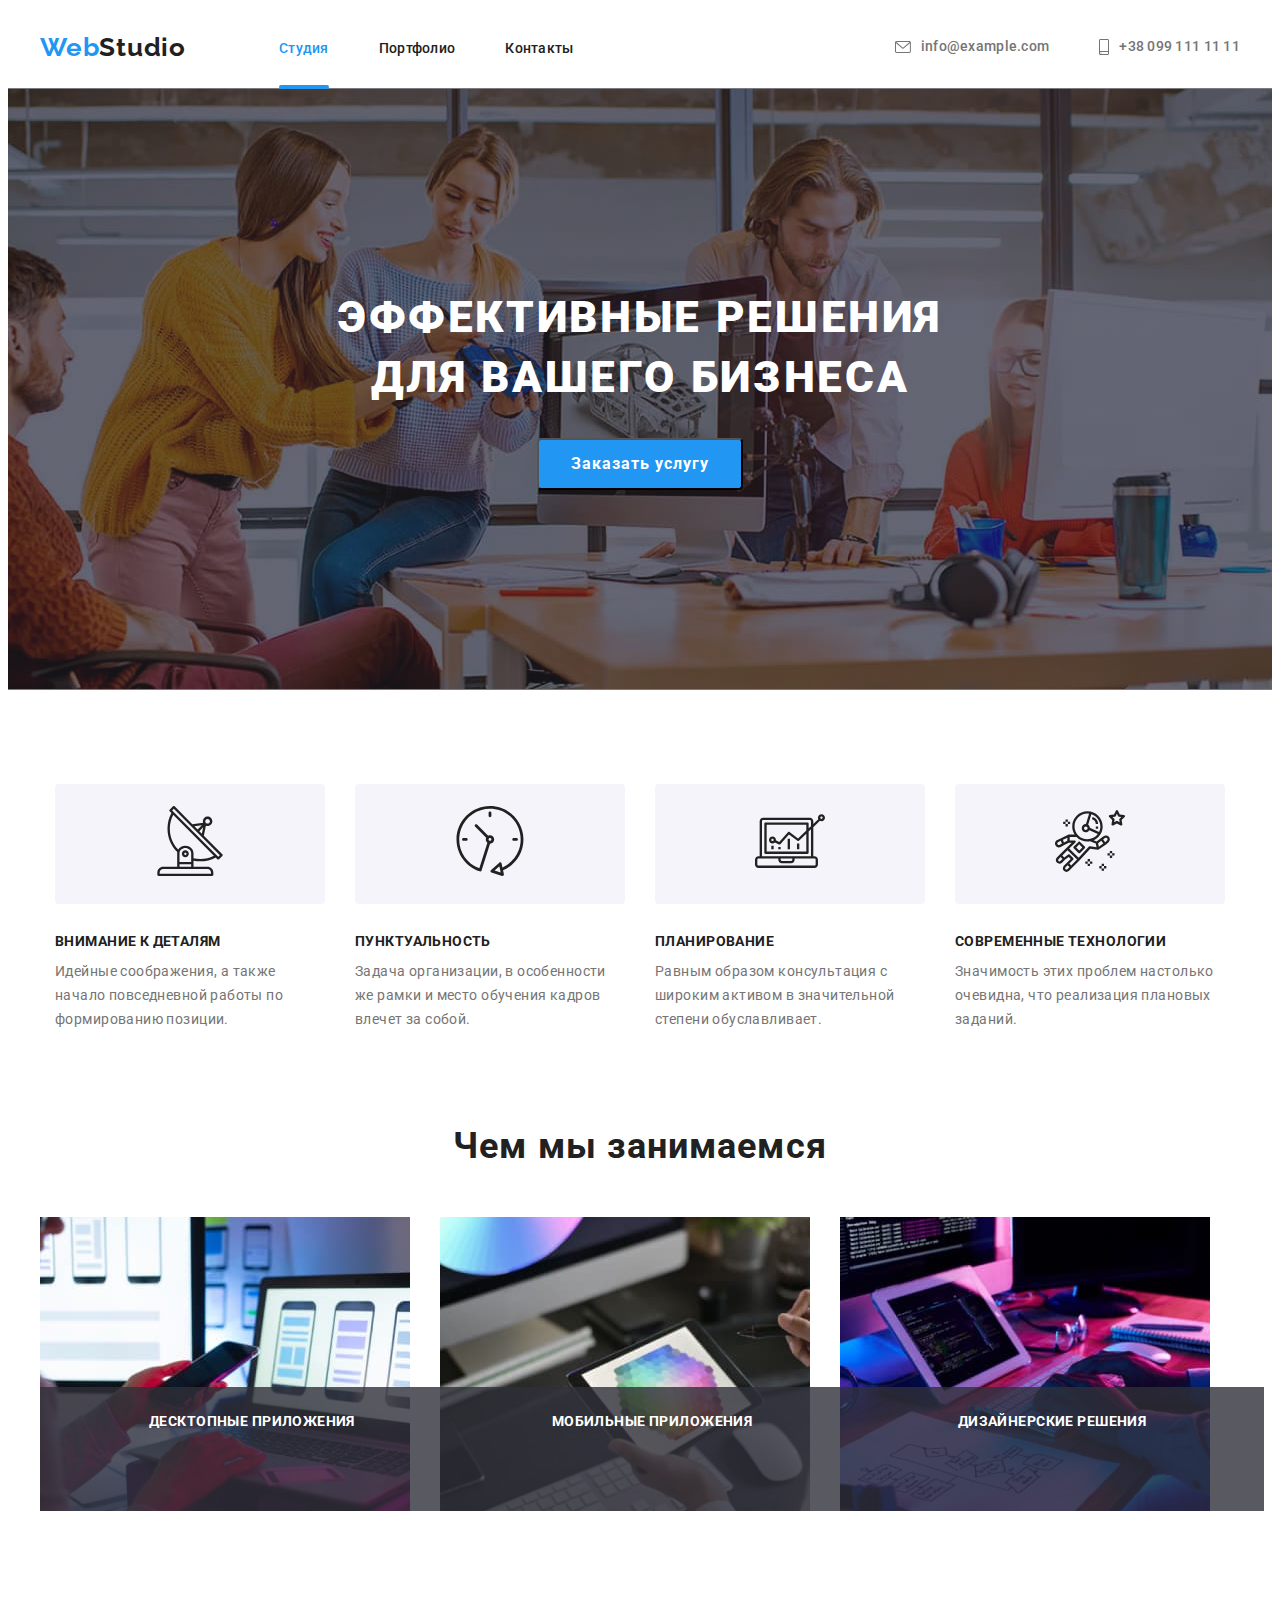
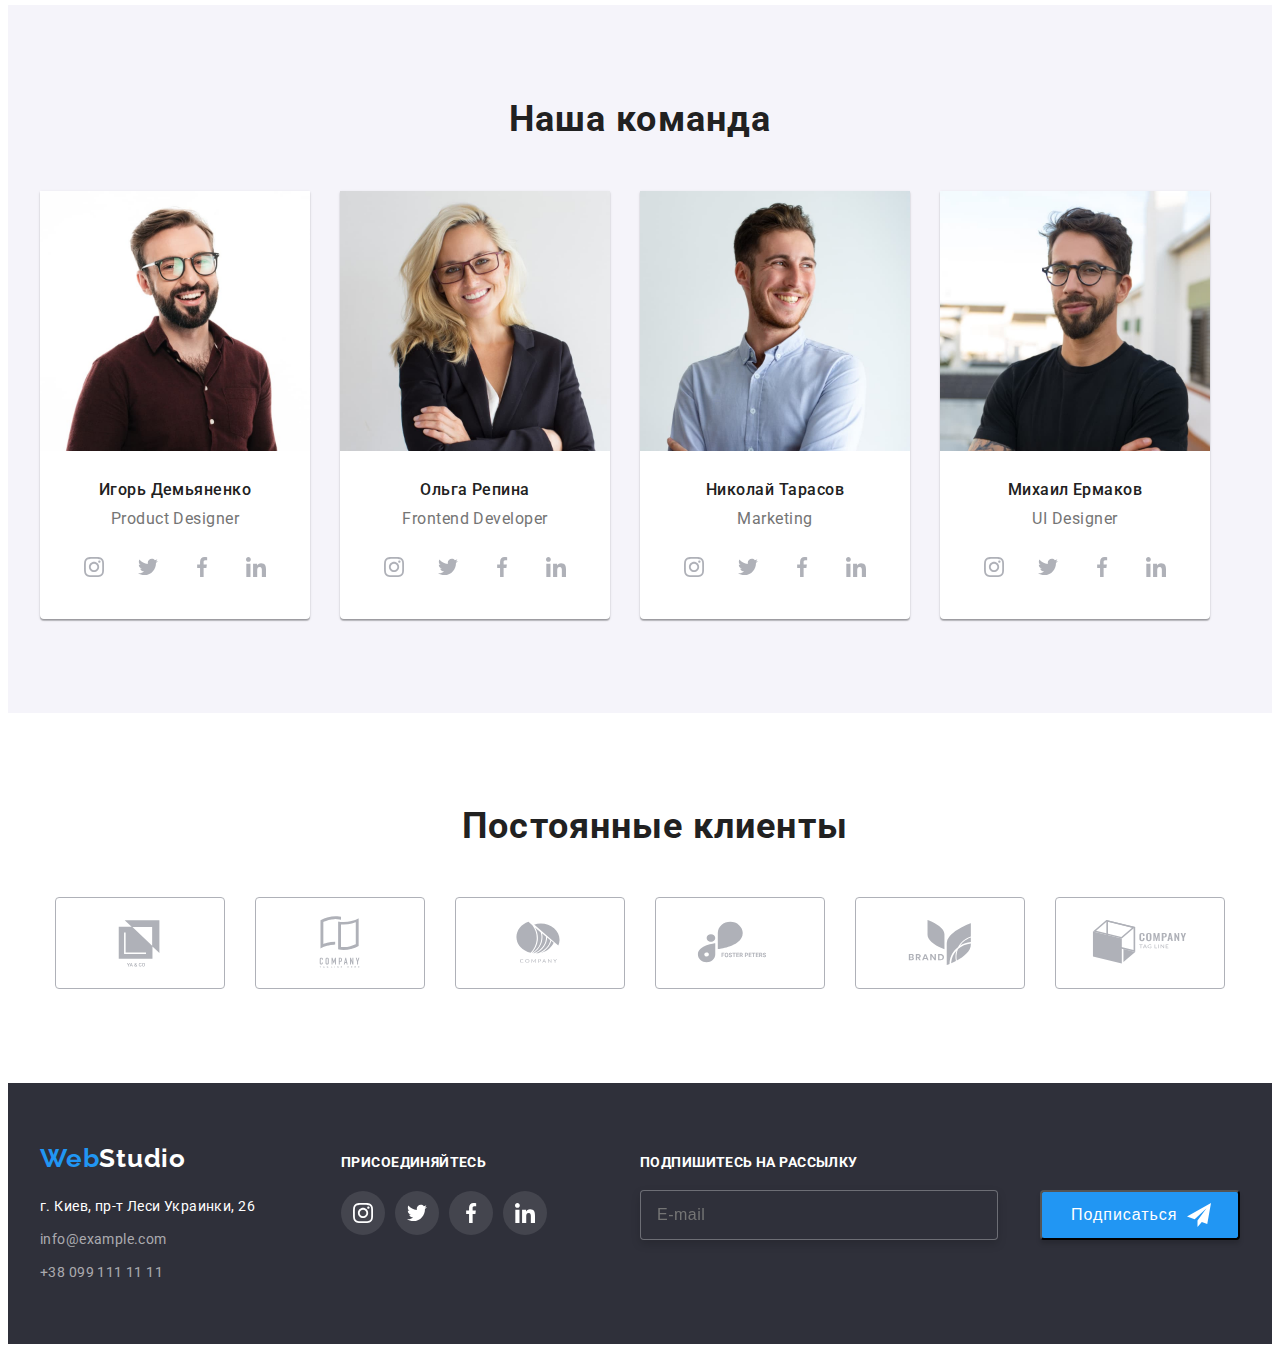
<file: index.html>
<!DOCTYPE html>
<html lang="ru">
  <head>
    <meta charset="UTF-8" />
    <meta http-equiv="X-UA-Compatible" content="IE=edge" />
    <meta name="viewport" content="width=device-width, initial-scale=1.0" />
    <title>Cтудия</title>
    <link rel="preconnect" href="https://fonts.googleapis.com" />
    <link rel="preconnect" href="https://fonts.gstatic.com" crossorigin />
    <link
      href="https://fonts.googleapis.com/css2?family=Raleway:wght@700&family=Roboto:wght@400;500;700;900&display=swap"
      rel="stylesheet"
    />
    <link
      rel="stylesheet"
      href="https://cdnjs.cloudflare.com/ajax/libs/modern-normalize/1.1.0/modern-normalize.min.css"
      integrity="sha512-wpPYUAdjBVSE4KJnH1VR1HeZfpl1ub8YT/NKx4PuQ5NmX2tKuGu6U/JRp5y+Y8XG2tV+wKQpNHVUX03MfMFn9Q=="
      crossorigin="anonymous"
      referrerpolicy="no-referrer"
    />
    <link rel="stylesheet" href="./css/styles.css" />
  </head>
  <body>
    <!--Шапка сайта-->
    <header class="header">
      <div class="container header-container">
        <a class="header-logo link" href="/" target="_blank">
          <span id="logo-blue">Web</span><span id="logo-black">Studio</span>
        </a>
        <nav class="header-nav">
          <ul class="list header-list">
            <li class="header-item">
              <a class="link header-link current active" href="">Студия</a>
            </li>
            <li class="header-item">
              <a class="link header-link" href="./portfolio.html">Портфолио</a>
            </li>
            <li class="header-item">
              <a class="link header-link" href="">Контакты</a>
            </li>
          </ul>
        </nav>
        <div class="header-connect">
          <a class="link contact-contact" href="mailto:info@example.com"
            ><svg class="header-social-icon" width="16" height="12">
              <use href="./images3/icons2.svg#icon-envelope-hover"></use></svg
            >info@example.com</a
          >
          <a class="link contact-tel" href="tel:+380991111111"
            ><svg class="header-social-icon" width="10" height="16">
              <use href="./images3/icons2.svg#icon-smartphone"></use></svg
            >+38 099 111 11 11</a
          >
        </div>
      </div>
    </header>
    <main>
      <!--Герой-->
      <section class="main-button">
        <div class="container hero-container">
          <h1 class="pre-title-button">
            Эффективные решения <br />
            для вашего бизнеса
          </h1>
          <button type="button" class="header-button" data-modal-open>Заказать услугу</button>
        </div>
      </section>
      <!--Преимущества-->
      <section class="features">
        <div class="container-features">
          <ul class="list features-list">
            <li class="features-item">
              <div class="icon-features">
                <a href="" class="features-social-link"
                  ><svg class="features-social-icon" width="70" height="70">
                    <use href="./images3/icons2.svg#icon-antenna"></use></svg
                ></a>
              </div>
              <h3 сlass="features-title">Внимание к деталям</h3>
              <p class="features-after-title">
                Идейные соображения, а также начало повседневной работы по формированию позиции.
              </p>
            </li>
            <li class="features-item">
              <div class="icon-features">
                <a href="" class="features-social-link"
                  ><svg class="features-social-icon" width="70" height="70">
                    <use href="./images3/icons2.svg#icon-clock"></use></svg
                ></a>
              </div>
              <h3 сlass="features-title">Пунктуальность</h3>
              <p class="features-after-title">
                Задача организации, в особенности же рамки и место обучения кадров влечет за собой.
              </p>
            </li>
            <li class="features-item">
              <div class="icon-features">
                <a href="" class="features-social-link"
                  ><svg class="features-social-icon" width="70" height="70">
                    <use href="./images3/icons2.svg#icon-diagram"></use></svg
                ></a>
              </div>
              <h3 сlass="features-title">Планирование</h3>
              <p class="features-after-title">
                Равным образом консультация с широким активом в значительной степени обуславливает.
              </p>
            </li>
            <li class="features-item">
              <div class="icon-features">
                <a href="" class="features-social-link"
                  ><svg class="features-social-icon" width="70" height="70">
                    <use href="./images3/icons2.svg#icon-astronaut"></use></svg
                ></a>
              </div>
              <h3 сlass="features-title">Современные технологии</h3>
              <p class="features-after-title">
                Значимость этих проблем настолько очевидна, что реализация плановых заданий.
              </p>
            </li>
          </ul>
        </div>
      </section>
      <!--Чем занимаеться WebStudio-->
      <section class="about">
        <div class="container">
          <h2 class="about-title">Чем мы занимаемся</h2>
          <ul class="list about-list">
            <li class="about-item">
              <img src="./images1/img-2.jpg" alt="Компьютер" width="370" />
              <div class="position-elements-item">Десктопные приложения</div>
            </li>
            <li class="about-item">
              <img src="./images1/img-3.jpg" alt="Телефон" width="370" />
              <div class="position-elements-item">Мобильные приложения</div>
            </li>
            <li class="about-item">
              <img src="./images1/img.jpg" alt="Планшет" width="370" />
              <div class="position-elements-item">Дизайнерские решения</div>
            </li>
          </ul>
        </div>
      </section>
      <!--Команда WebStudio-->
      <section class="team">
        <div class="container">
          <h2 class="team-pre-title">Наша команда</h2>
          <ul class="list team-list">
            <li class="about-item-team">
              <article class="our-team">
                <div class="team-thumb">
                  <img src="./images1/img-5.jpg" alt="Фото Игоря Демьяненко" width="270" />
                </div>
                <div class="team-content">
                  <h3 class="team-title">Игорь Демьяненко</h3>
                  <p lang="en" class="team-after-title">Product Designer</p>
                  <ul class="team-social-list list">
                    <li class="team-social-item">
                      <a href="" class="team-social-link"
                        ><svg class="team-social-icon" width="20" height="20">
                          <use href="./images3/icons.svg#icon-instagram"></use></svg
                      ></a>
                    </li>
                    <li class="team-social-item">
                      <a href="" class="team-social-link"
                        ><svg class="team-social-icon" width="20" height="20">
                          <use href="./images3/icons.svg#icon-twitter"></use></svg
                      ></a>
                    </li>
                    <li class="team-social-item">
                      <a href="" class="team-social-link"
                        ><svg class="team-social-icon" width="20" height="20">
                          <use href="./images3/icons.svg#icon-facebook"></use></svg
                      ></a>
                    </li>
                    <li class="team-social-item">
                      <a href="" class="team-social-link"
                        ><svg class="team-social-icon" width="20" height="20">
                          <use href="./images3/icons.svg#icon-linkedin"></use></svg
                      ></a>
                    </li>
                  </ul>
                </div>
              </article>
            </li>
            <li class="about-item-team">
              <article class="our-team">
                <div class="team-thumb">
                  <img src="./images1/img-2-2.jpg" alt="Фото Ольги Репиной" width="270" />
                </div>
                <div class="team-content">
                  <h3 class="team-title">Ольга Репина</h3>
                  <p lang="en" class="team-after-title">Frontend Developer</p>
                  <ul class="team-social-list list">
                    <li class="team-social-item">
                      <a href="" class="team-social-link"
                        ><svg class="team-social-icon" width="20" height="20">
                          <use href="./images3/icons.svg#icon-instagram"></use></svg
                      ></a>
                    </li>
                    <li class="team-social-item">
                      <a href="" class="team-social-link"
                        ><svg class="team-social-icon" width="20" height="20">
                          <use href="./images3/icons.svg#icon-twitter"></use></svg
                      ></a>
                    </li>
                    <li class="team-social-item">
                      <a href="" class="team-social-link"
                        ><svg class="team-social-icon" width="20" height="20">
                          <use href="./images3/icons.svg#icon-facebook"></use></svg
                      ></a>
                    </li>
                    <li class="team-social-item">
                      <a href="" class="team-social-link"
                        ><svg class="team-social-icon" width="20" height="20">
                          <use href="./images3/icons.svg#icon-linkedin"></use></svg
                      ></a>
                    </li>
                  </ul>
                </div>
              </article>
            </li>
            <li class="about-item-team">
              <article class="our-team">
                <div class="team-thumb">
                  <img src="./images1/img-3-2.jpg" alt="Фото Николая Тарасова" width="270" />
                </div>
                <div class="team-content">
                  <h3 class="team-title">Николай Тарасов</h3>
                  <p lang="en" class="team-after-title">Marketing</p>
                  <ul class="team-social-list list">
                    <li class="team-social-item">
                      <a href="" class="team-social-link"
                        ><svg class="team-social-icon" width="20" height="20">
                          <use href="./images3/icons.svg#icon-instagram"></use></svg
                      ></a>
                    </li>
                    <li class="team-social-item">
                      <a href="" class="team-social-link"
                        ><svg class="team-social-icon" width="20" height="20">
                          <use href="./images3/icons.svg#icon-twitter"></use></svg
                      ></a>
                    </li>
                    <li class="team-social-item">
                      <a href="" class="team-social-link"
                        ><svg class="team-social-icon" width="20" height="20">
                          <use href="./images3/icons.svg#icon-facebook"></use></svg
                      ></a>
                    </li>
                    <li class="team-social-item">
                      <a href="" class="team-social-link"
                        ><svg class="team-social-icon" width="20" height="20">
                          <use href="./images3/icons.svg#icon-linkedin"></use></svg
                      ></a>
                    </li>
                  </ul>
                </div>
              </article>
            </li>
            <li class="about-item-team">
              <article class="our-team">
                <div class="team-thumb">
                  <img src="./images1/img-4-2.jpg" alt="Фото Михаила Ермакова" width="270" />
                </div>
                <div class="team-content">
                  <h3 class="team-title">Михаил Ермаков</h3>
                  <p lang="en" class="team-after-title">UI Designer</p>
                  <ul class="team-social-list list">
                    <li class="team-social-item">
                      <a href="" class="team-social-link"
                        ><svg class="team-social-icon" width="20" height="20">
                          <use href="./images3/icons.svg#icon-instagram"></use></svg
                      ></a>
                    </li>
                    <li class="team-social-item">
                      <a href="" class="team-social-link"
                        ><svg class="team-social-icon" width="20" height="20">
                          <use href="./images3/icons.svg#icon-twitter"></use></svg
                      ></a>
                    </li>
                    <li class="team-social-item">
                      <a href="" class="team-social-link"
                        ><svg class="team-social-icon" width="20" height="20">
                          <use href="./images3/icons.svg#icon-facebook"></use></svg
                      ></a>
                    </li>
                    <li class="team-social-item">
                      <a href="" class="team-social-link"
                        ><svg class="team-social-icon" width="20" height="20">
                          <use href="./images3/icons.svg#icon-linkedin"></use></svg
                      ></a>
                    </li>
                  </ul>
                </div>
              </article>
            </li>
          </ul>
        </div>
      </section>
      <section class="section-our-clients container">
        <div class="our-clients-main container">
          <h2 class="clients-title">Постоянные клиенты</h2>
          <ul class="clients-social-list list">
            <li class="clients-social-item">
              <a href="" class="clients-social-link"
                ><svg class="clients-social-icon" width="106" height="60">
                  <use href="./images3/icons2.svg#icon-Logo"></use></svg
              ></a>
            </li>
            <li class="clients-social-item">
              <a href="" class="clients-social-link"
                ><svg class="clients-social-icon" width="106" height="60">
                  <use href="./images3/icons2.svg#icon-Logo-2"></use></svg
              ></a>
            </li>
            <li class="clients-social-item">
              <a href="" class="clients-social-link"
                ><svg class="clients-social-icon" width="106" height="60">
                  <use href="./images3/icons2.svg#icon-Logo-3"></use></svg
              ></a>
            </li>
            <li class="clients-social-item">
              <a href="" class="clients-social-link"
                ><svg class="clients-social-icon" width="106" height="60">
                  <use href="./images3/icons2.svg#icon-Logo-4"></use></svg
              ></a>
            </li>
            <li class="clients-social-item">
              <a href="" class="clients-social-link"
                ><svg class="clients-social-icon" width="106" height="60">
                  <use href="./images3/icons2.svg#icon-Logo-5"></use></svg
              ></a>
            </li>
            <li class="clients-social-item">
              <a href="" class="clients-social-link"
                ><svg class="clients-social-icon" width="106" height="60">
                  <use href="./images3/icons2.svg#icon-Logo-6"></use></svg
              ></a>
            </li>
          </ul>
        </div>
      </section>

      <!--Backdrop-->
      <div class="backdrop is-hidden" data-modal>
        <div class="modal">
          <button type="button" class="modal-button" data-modal-close>
            <svg class="modal-close-icon" width="18" height="18">
              <use href="./images4/icons3.svg#icon-close-black"></use>
            </svg>
          </button>
          <p class="modal-title">Оставьте свои данные, мы вам перезвоним</p>
          <form action="">
            <div class="form-field">
              <label class="input-title" for="user-name">Имя</label>
              <svg class="form-field-icon" width="18" height="18">
                <use href="./images5/icons4.svg#icon-person-black"></use>
              </svg>
              <input
                type="text"
                class="form-input"
                name="user-name"
                placeholder="Ведите имя"
                required
                id="user-name"
              />
            </div>
            <div class="form-field">
              <label class="input-title" for="user-tel">Телефон</label>
              <svg class="form-field-icon" width="18" height="18">
                <use href="./images5/icons4.svg#icon-phone-black"></use>
              </svg>
              <input type="tel" class="form-input" name="user-tel" placeholder="Ведите телефон" />
            </div>
            <div class="form-field">
              <label class="input-title" for="user-email">Почта</label>
              <svg class="form-field-icon" width="18" height="18">
                <use href="./images5/icons4.svg#icon-email-black"></use>
              </svg>

              <input
                type="email"
                class="form-input"
                name="user-email"
                placeholder="Ведите почту"
                required
              />
            </div>
            <div class="form-field">
              <label class="input-title" for="Введите текст">Комментарий</label>
              <textarea
                name="user-text"
                id=""
                class="form-text"
                placeholder="Введите текст"
              ></textarea>
            </div>
            <div class="form-fieldtwo">
              <input type="checkbox" name="policy" id="policy" class="policy-check" />
              <label for="policy" class="check-text"
                >Соглашаюсь с рассылкой и принимаю<a class="link fieldtwo-link" href=""
                  >Условия договора</a
                >
              </label>
            </div>
            <button type="submit" class="modal-submit-button">Отправить</button>
          </form>
        </div>
      </div>
    </main>
    <!--Футер-->
    <footer class="footer">
      <div class="main-footer container">
        <div class="footer-left">
          <a class="footer-logo link" href="/" target="_blank">
            <span id="logo-blue">Web</span><span id="logo-white">Studio</span>
          </a>
          <address class="address">г. Киев, пр-т Леси Украинки, 26</address>
          <address class="address tel">
            <p class="kuku">
              <a class="link" href="mailto:info@example.com">info@example.com</a>
            </p>
            <p>
              <a class="link tel" href="tel:+380991111111">+38 099 111 11 11</a>
            </p>
          </address>
        </div>

        <div class="footer-right">
          <p class="footer-right-title">присоединяйтесь</p>
          <ul class="footer-social-list list">
            <li class="footer-social-item">
              <a href="" class="footer-social-link"
                ><svg class="footer-social-icon" width="20" height="20">
                  <use href="./images3/icons.svg#icon-instagram"></use></svg
              ></a>
            </li>
            <li class="footer-social-item">
              <a href="" class="footer-social-link"
                ><svg class="footer-social-icon" width="20" height="20">
                  <use href="./images3/icons.svg#icon-twitter"></use></svg
              ></a>
            </li>
            <li class="footer-social-item">
              <a href="" class="footer-social-link"
                ><svg class="footer-social-icon" width="20" height="20">
                  <use href="./images3/icons.svg#icon-facebook"></use></svg
              ></a>
            </li>
            <li class="footer-social-item">
              <a href="" class="footer-social-link"
                ><svg class="footer-social-icon" width="20" height="20">
                  <use href="./images3/icons.svg#icon-linkedin"></use></svg
              ></a>
            </li>
          </ul>
        </div>
        <form action="#" class="online-form">
          <p class="footer-online-title">Подпишитесь на рассылку</p>
          <div class="online-form-section">
            <input type="text" placeholder="E-mail" name="email" class="online-input" />
            <button type="button" class="online-form-button">
              Подписаться<svg class="footer-online-icon" width="24" height="24">
                <use href="./images5/icons4.svg#icon-icon-send"></use>
              </svg>
            </button>
          </div>
        </form>
      </div>
    </footer>
    <script src="./js/modal.js"></script>
  </body>
</html>
</file>
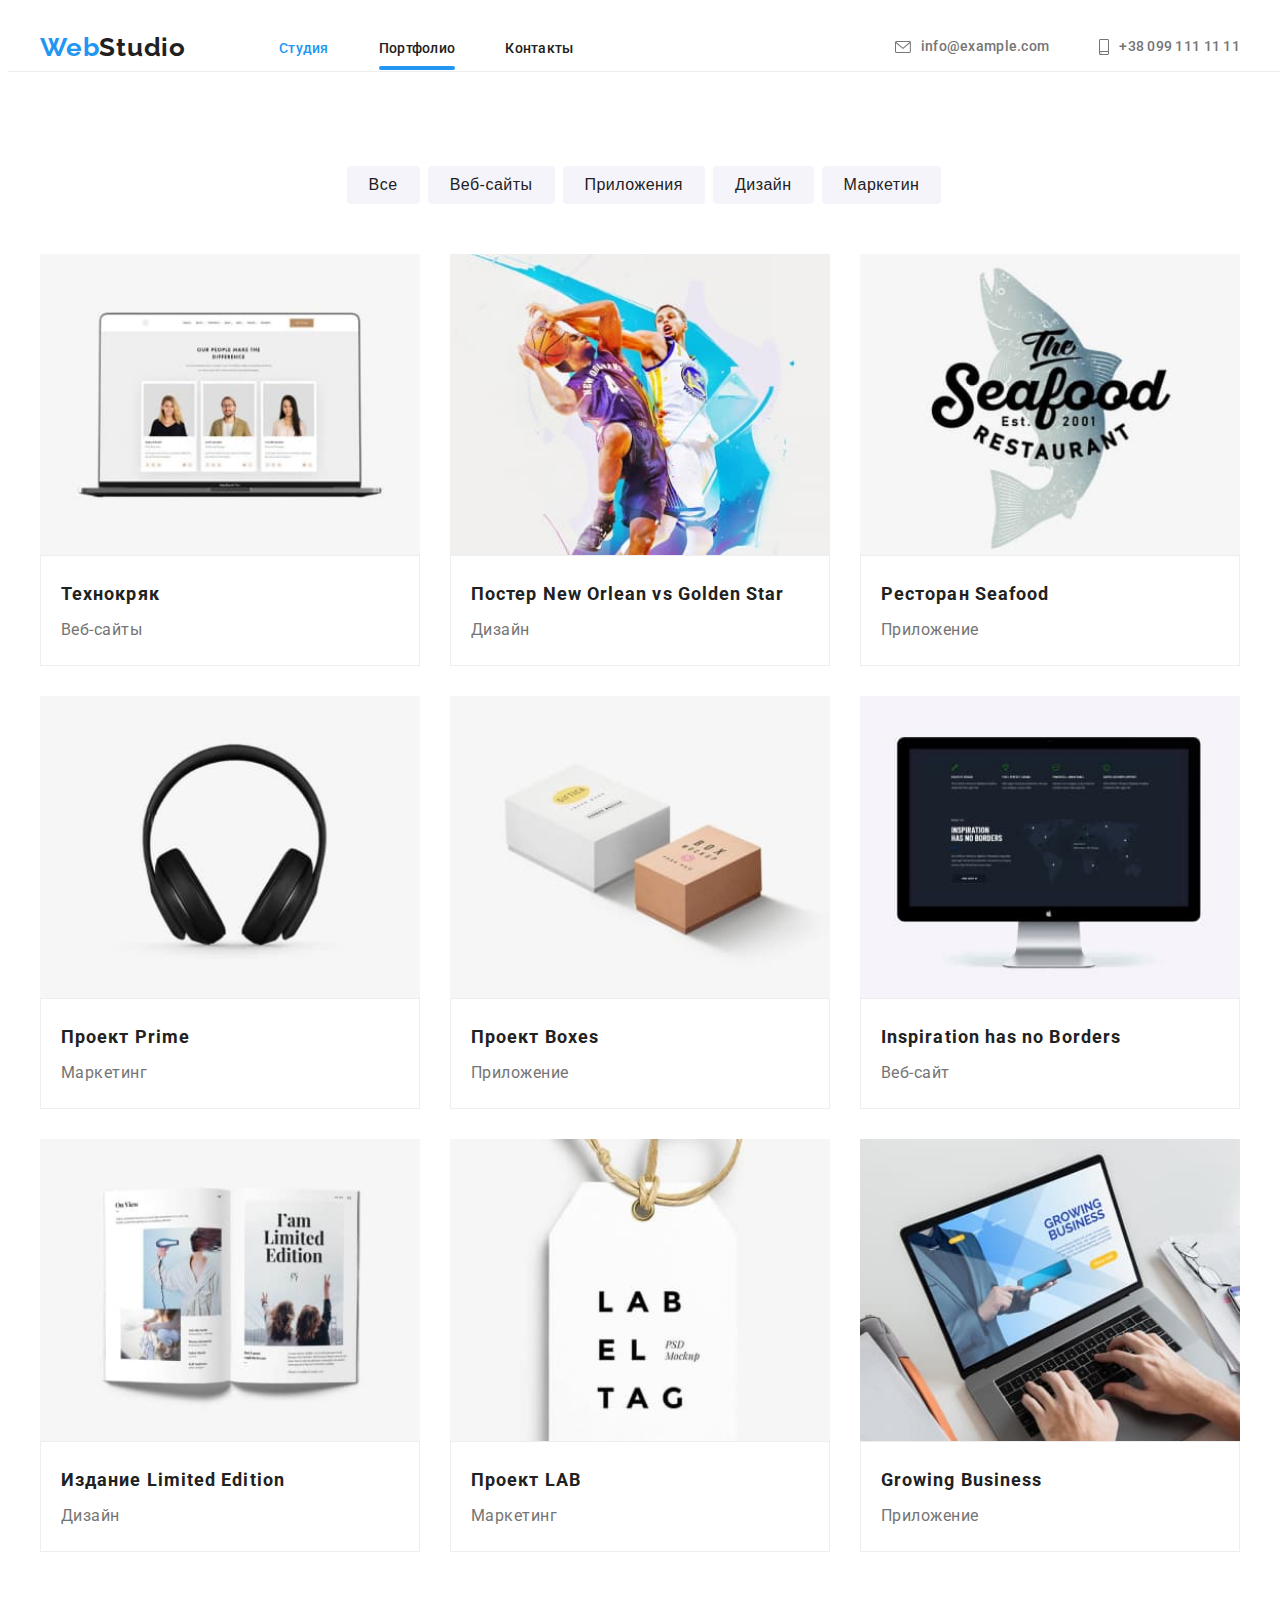
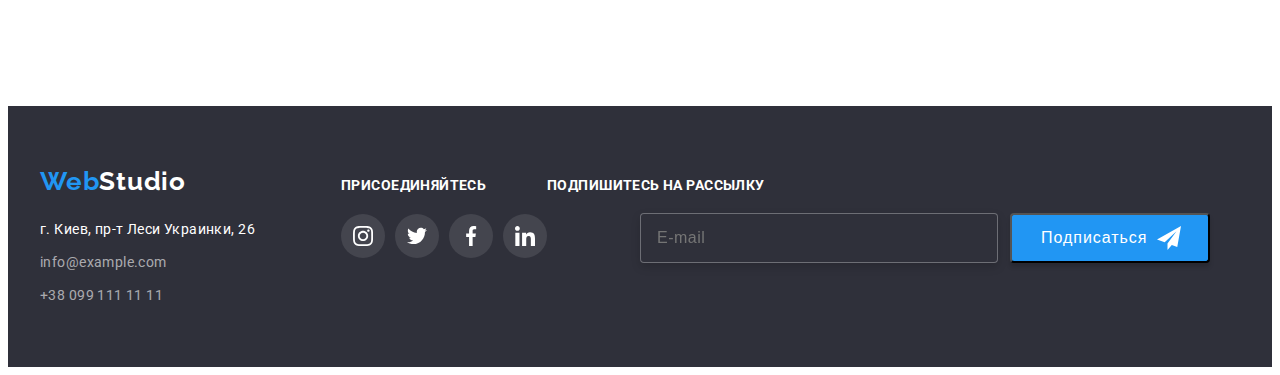
<file: portfolio.html>
<!DOCTYPE html>
<html lang="ru">

<head>
    <meta charset="UTF-8">
    <meta http-equiv="X-UA-Compatible" content="IE=edge">
    <meta name="viewport" content="width=device-width, initial-scale=1.0">
    <title>Портфолио</title>
    <link rel="preconnect" href="https://fonts.googleapis.com">
    <link rel="preconnect" href="https://fonts.gstatic.com" crossorigin>
    <link
        href="https://fonts.googleapis.com/css2?family=Raleway:wght@700&family=Roboto:wght@400;500;700;900&display=swap"
        rel="stylesheet">
    <link rel="stylesheet" href="https://cdnjs.cloudflare.com/ajax/libs/modern-normalize/1.1.0/modern-normalize.min.css"
        integrity="sha512-wpPYUAdjBVSE4KJnH1VR1HeZfpl1ub8YT/NKx4PuQ5NmX2tKuGu6U/JRp5y+Y8XG2tV+wKQpNHVUX03MfMFn9Q=="
        crossorigin="anonymous" referrerpolicy="no-referrer" />
    <link rel="stylesheet" href="./css/styles.css" />
</head>

<body>
    <!--Шапка сайта-->
    <header class="header">
        <div class="container header-container">
            <a class="header-logo link" href="/" target="_blank">
                <span id="logo-blue">Web</span><span id="logo-black">Studio</span>
            </a>
            <nav class="header-nav">
                <ul class="list header-list">
                    <li class="header-item"><a class="link header-link current" href="./index.html">Студия</a></li>
                    <li class="header-item"><a class="link header-link activetwo" href="">Портфолио</a></li>
                    <li class="header-item"><a class="link header-link" href="">Контакты</a></li>
                </ul>
            </nav>
            <div class="header-connect">
                <a class="link contact-contact" href="mailto:info@example.com"><svg class="header-social-icon" width="16" height="12">
                        <use href="./images3/icons2.svg#icon-envelope-hover"></use>
                    </svg>info@example.com</a>
                <a class="link contact-tel" href="tel:+380991111111"><svg class="header-social-icon" width="10" height="16">
                        <use href="./images3/icons2.svg#icon-smartphone"></use>
                    </svg>+38 099 111 11 11</a>
            </div>
        </div>
            <hr size="0" width="1600" color="#ECECEC">
        </header>
    <main>
        <!--Герой-->
        <section class="about-buttons">
            <div class="container">
            <ul class="list btn-list">
                <li><button type="button" class="btn-item current">Все</button></li>
                <li><button type="button" class="btn-item">Веб-сайты</button></li>
                <li><button type="button" class="btn-item">Приложения</button></li>
                <li><button type="button" class="btn-item">Дизайн</button></li>
                <li><button type="button" class="btn-item">Маркетин</button></li>
                </div>
            </ul>
        </div>
            <!--Преимущества-->
            <div class="container cards">
            <ul class="about-cards">
                <li class="list card-list">
                    <article class="card">
                        <div class="card-overlay">
                    <img src="./images2/img-10.jpg" alt="" width="270">
                    <p class="card-text">Технокряк это современная площадка распространения коронавируса. Компании используют эту платформу для цифрового
                    шпионажа и атак на защищённые сервера конкурентов.</p>
                        </div>
                        <div class="card-content">
                    <h2 class="cards-title">Технокряк</h2>
                    <p class="cards-after-title">Веб-сайты</p>
                        </div>
                    </article>
                </li>
                <li class="list card-list">
                    <article class="card">
                        <div class="card-overlay">
                    <img src="./images2/img-3-2.jpg" alt="" width="270">
                    <p class="card-text">Технокряк это современная площадка распространения коронавируса. Компании используют эту платформу для цифрового
                        шпионажа и атак на защищённые сервера конкурентов.</p>
                    </div>
                    <div class="card-content">
                    <h2 lang="en" class="cards-title">Постер New Orlean vs Golden Star</h2>
                    <p class="cards-after-title">Дизайн</p>
                    </div>
                    </article>
                </li>
                <li class="list card-list">
                    <article class="card">
                        <div class="card-overlay">
                    <img src="./images2/img-4-2.jpg" alt="" width="270">
                    <p class="card-text">Технокряк это современная площадка распространения коронавируса. Компании используют эту платформу для цифрового
                        шпионажа и атак на защищённые сервера конкурентов.</p>
                    </div>
                    <div class="card-content">
                    <h2 lang="en" class="cards-title">Ресторан Seafood</h2>
                    <p class="cards-after-title">Приложение</p>
                    </div>
                    </article>
                </li>
                <li class="list card-list">
                    <article class="card">
                        <div class="card-overlay">
                    <img src="./images2/img-5-2.jpg" alt="" width="270">
                    <p class="card-text">Технокряк это современная площадка распространения коронавируса. Компании используют эту платформу
                        для цифрового
                        шпионажа и атак на защищённые сервера конкурентов.</p>
                    </div>
                    <div class="card-content">
                    <h2 lang="en" class="cards-title">Проект Prime</h2>
                    <p class="cards-after-title">Маркетинг</p>
                    </div>
                    </article>
                </li>
                <li class="list card-list">
                    <article class="card">
                        <div class="card-overlay">
                    <img src="./images2/img-2-2.jpg" alt="" width="270">
                    <p class="card-text">Технокряк это современная площадка распространения коронавируса. Компании используют эту платформу
                        для цифрового
                        шпионажа и атак на защищённые сервера конкурентов.</p>
                    </div>
                    <div class="card-content">
                    <h2 lang="en" class="cards-title">Проект Boxes</h2>
                    <p class="cards-after-title">Приложение</p>
                    </div>
                    </article>
                </li>
                <li class="list card-list">
                    <article class="card">
                        <div class="card-overlay">
                    <img src="./images2/img-6-3.jpg" alt="" width="270">
                    <p class="card-text">Технокряк это современная площадка распространения коронавируса. Компании используют эту платформу
                        для цифрового
                        шпионажа и атак на защищённые сервера конкурентов.</p>
                    </div>
                    <div class="card-content">
                    <h2 lang="en" class="cards-title">Inspiration has no Borders</h2>
                    <p class="cards-after-title">Веб-сайт</p>
                    </div>
                    </article>
                </li>
                <li class="list card-list">
                    <article class="card">
                        <div class="card-overlay">
                    <img src="./images2/img-7-2.jpg" alt="" width="270">
                    <p class="card-text">Технокряк это современная площадка распространения коронавируса. Компании используют эту платформу
                        для цифрового
                        шпионажа и атак на защищённые сервера конкурентов.</p>
                    </div>
                    <div class="card-content">
                    <h2 class="cards-title">Издание Limited Edition</h2>
                    <p class="cards-after-title">Дизайн</p>
                    </div>
                    </article>
                </li>
                <li class="list card-list">
                    <article class="card">
                        <div class="card-overlay">
                    <img src="./images2/img-8-2.jpg" alt="" width="270">
                    <p class="card-text">Технокряк это современная площадка распространения коронавируса. Компании используют эту платформу
                        для цифрового
                        шпионажа и атак на защищённые сервера конкурентов.</p>
                    </div>
                    <div class="card-content">
                    <h2 lang="en" class="cards-title">Проект LAB</h2>
                    <p class="cards-after-title">Маркетинг</p>
                    </div>
                    </article>
                </li>
                <li class="list card-list">
                    <article class="card">
                        <div class="card-overlay">
                    <img src="./images2/img-9-2.jpg" alt="" width="270">
                    <p class="card-text">Технокряк это современная площадка распространения коронавируса. Компании используют эту платформу
                        для цифрового
                        шпионажа и атак на защищённые сервера конкурентов.</p>
                    </div>
                    <div class="card-content">
                    <h2 lang="en" class="cards-title">Growing Business</h2>
                    <p class="cards-after-title">Приложение</p>
                    </div>
                    </article>
                </li>
            </div>
            </ul>
        </section>
    </main>

    <!--Футер-->

<footer class="footer">
    <div class="main-footer container">
        <div class="footer-left">
            <a class="footer-logo link" href="/" target="_blank">
                <span id="logo-blue">Web</span><span id="logo-white">Studio</span>
            </a>
            <address class="address">
                г. Киев, пр-т Леси Украинки, 26
            </address>
            <address class="address tel">
                <p class="kuku"><a class="link" href="mailto:info@example.com">info@example.com</a></p>
                <p><a class=" link tel" href="tel:+380991111111">+38 099 111 11 11</a></p>
            </address>
        </div>

        <div class="footer-right">
            <h3 class="footer-right-title">присоединяйтесь</h3>
            <ul class="footer-social-list list">
                <li class="footer-social-item">
                    <a href="" class="footer-social-link"><svg class="footer-social-icon" width="20" height="20">
                            <use href="./images3/icons.svg#icon-instagram"></use>
                        </svg></a>
                </li>
                <li class="footer-social-item">
                    <a href="" class="footer-social-link"><svg class="footer-social-icon" width="20" height="20">
                            <use href="./images3/icons.svg#icon-twitter"></use>
                        </svg></a>
                </li>
                <li class="footer-social-item">
                    <a href="" class="footer-social-link"><svg class="footer-social-icon" width="20" height="20">
                            <use href="./images3/icons.svg#icon-facebook"></use>
                        </svg></a>
                </li>
                <li class="footer-social-item">
                    <a href="" class="footer-social-link"><svg class="footer-social-icon" width="20" height="20">
                            <use href="./images3/icons.svg#icon-linkedin"></use>
                        </svg></a>
                </li>
            </ul>
        </div>
        <section class="online">
            <h2 class="footer-online-title">Подпишитесь на рассылку</h2>
            <form action="#" class="online-form">
                <div class="online-form-section">
                    <input type="text" placeholder="E-mail" name="email" class="online-input" />
                    <button type="button" class="online-form-button">Подписаться<svg class="footer-online-icon" width="24"
                            height="24">
                            <use href="./images5/icons4.svg#icon-icon-send"></use>
                        </svg></button>
                </div>
            </form>
        </section>
    </div>
</footer>
</body>

</html>
</file>
<file: css/styles.css>
:root {
  --header-color: #ffffff;
  --first-title-color: #212121;
  --second-title-color: #757575;
  --accent-color: #2196f3;
  --first-btn-color: #ffffff;
  --second-btn-color: #2196f3;
}

body {
  font-family: Roboto, sans-serif;
  color: var(--first-title-color);
}

p,
h1,
h2,
h3,
h4,
h5,
h6 {
  margin: 0;
}
ul,
ol {
  margin: 0;
  padding-left: 0;
}
img {
  display: block;
  min-width: 100%;
  height: auto;
}

.container {
  width: 1200px;
  padding-left: 15px;
  padding-right: 15px;
  margin: 0 auto;
}

.list {
  list-style: none;
}
.link {
  text-decoration: none;
}
.header-button {
  cursor: pointer;
}
.btn-item {
  cursor: pointer;
}

.img {
  display: block;
}
/* -----HEADER------- */

.header-link.current {
  color: #2196f3;
}

.header {
  background: var(--header-color);
  padding-top: 24px;
  margin-bottom: 25px;
}
.hr {
  margin: 0;
  min-height: 100vh;
  display: flex;
  justify-content: center;
  align-items: center;
  border: 1px solid #ececec;
  margin-top: 25px;
}
.header-container {
  display: flex;
  align-items: center;
}
.header-list {
  display: flex;
}
.header-connect {
  margin-left: auto;
  display: flex;
}
.header-logo {
  font-family: Raleway;
  font-style: normal;
  font-weight: bold;
  font-size: 26px;
  line-height: 1.19;
  letter-spacing: 0.03em;
  color: var(--first-title-color);
  margin-right: 93px;
}
#logo-black {
  color: var(--first-title-color);
}

#logo-blue {
  color: var(--accent-color);
}

.contact-contact:hover,
.contact-contact:focus,
.contact-tel:hover,
.contact-tel:focus {
  color: var(--accent-color);
}
.header-social-icon:hover,
.header-social-icon:focus {
  color: var(--accent-color);
}

.header-link:hover,
.header-link:focus {
  color: var(--accent-color);
}

.header-button {
  font-family: inherit;
  font-weight: bold;
  font-size: 16px;
  line-height: 1.8;
  letter-spacing: 0.06em;
  color: var(--first-btn-color);
  background-color: var(--second-btn-color);
  padding-right: 32px;
  padding-left: 32px;
  padding-top: 10px;
  padding-bottom: 10px;
  border-radius: 4px;
  transition: color 250ms cubic-bezier(0.4, 0, 0.2, 1);
}

.main-button {
  padding-top: 200px;
  padding-bottom: 200px;
  background: rgba(47, 48, 58, 0.4);
  background-image: linear-gradient(rgba(47, 48, 58, 0.4), rgba(47, 48, 58, 0.4)),
    url(../images3/Img-2.jpg);
  background-position: center;
  background-repeat: no-repeat;
  max-width: 1600px;
  margin: 0 auto;
}

.pre-title-button {
  font-weight: 900;
  font-size: 44px;
  line-height: 1.36;
  text-align: center;
  letter-spacing: 0.06em;
  text-transform: uppercase;
  color: #ffffff;
  margin-bottom: 30px;
  width: 686px;
  margin-right: auto;
  margin-left: auto;
}

.header-link {
  font-weight: 500;
  font-size: 14px;
  line-height: 1.14px;
  letter-spacing: 0.02em;
  color: #212121;
  transition: color 250ms cubic-bezier(0.4, 0, 0.2, 1);
}
.header-link {
  position: relative;
}

.header-link.active::after {
  content: '';
  display: flex;
  width: 100%;
  height: 4px;
  background: #2196f3;
  border-radius: 2px;
  position: absolute;
  margin-top: 28px;
}
.header-link.activetwo::before {
  content: '';
  display: flex;
  width: 100%;
  height: 4px;
  background: #2196f3;
  border-radius: 2px;
  position: absolute;
  margin-top: 28px;
}

.header-item:not(:last-child) {
  margin-right: 50px;
}
.header-social-icon {
  margin-right: 10px;
  fill: currentColor;
  transition: color 250ms cubic-bezier(0.4, 0, 0.2, 1);
}
.contact-contact {
  margin-right: 50px;
}

.contact-contact,
.contact-tel {
  font-weight: 500;
  font-size: 14px;
  line-height: 1.14;
  letter-spacing: 0.02em;
  color: #757575;
  display: flex;
  align-items: center;
  transition: color 250ms cubic-bezier(0.4, 0, 0.2, 1);
}

/* -----HERO------- */
.hero-container {
  justify-content: center;
}

.features {
  padding-top: 94px;
}
.about {
  padding-top: 94px;
  padding-bottom: 94px;
}

.hero {
  background-color: #e5e5e5;
}
.icon-features {
  background: #f5f4fa;
  border-radius: 4px;
  width: 270px;
  height: 120px;
  display: flex;
  justify-content: center;
  align-items: center;
  margin-bottom: 30px;
}

.features-social-icon {
  fill: #212121;
}

.features-item {
  font-weight: 500;
  font-size: 16px;
  line-height: 1.6;
  text-align: center;
  letter-spacing: 0.03em;
  color: #212121;
  width: 270px;
}

.features-item:not(:last-child) {
  margin-right: 30px;
}

.features-list {
  display: flex;
  justify-content: center;
}
.features-item h3 {
  font-weight: bold;
  font-size: 14px;
  line-height: 1.14;
  letter-spacing: 0.03em;
  text-transform: uppercase;
  color: #212121;
  text-align: left;
}
.features-after-title {
  font-weight: normal;
  font-size: 14px;
  line-height: 1.7;
  letter-spacing: 0.03em;
  color: #757575;
  display: list-item;
  text-align: left;
  margin-top: 10px;
}

.main-button {
  padding-top: 200px;
  padding-bottom: 200px;
  text-align: center;
}

.about-title {
  font-weight: bold;
  font-size: 36px;
  line-height: 1.16;
  text-align: center;
  letter-spacing: 0.03em;
  color: #212121;
  margin-bottom: 50px;
}
.about-list {
  display: flex;
  flex-wrap: wrap;
}
.about-item:not(:last-child) {
  margin-right: 30px;
}
.about-item {
  position: relative;
}
.position-elements-item {
  position: absolute;
  bottom: 0;
  left: 0;
  width: 100%;
  height: 70px;
  background: rgba(47, 48, 58, 0.8);
  padding: 27px;

  font-weight: bold;
  font-size: 14px;
  line-height: 1.14;
  text-align: center;
  letter-spacing: 0.03em;
  text-transform: uppercase;
  color: #ffffff;
}

.team {
  padding-top: 94px;
  padding-bottom: 94px;
  background-color: #f5f4fa;
}
.team-list {
  display: flex;
  flex-wrap: wrap;
  padding: 0;
  margin: 0;
}

.our-team {
  background: #ffffff;
  box-shadow: 0px 1px 3px rgba(0, 0, 0, 0.12), 0px 1px 1px rgba(0, 0, 0, 0.14),
    0px 2px 1px rgba(0, 0, 0, 0.2);
  border-radius: 0px 0px 4px 4px;
  overflow: hidden;
}

.about-item-team:not(:last-child) {
  margin-right: 30px;
}

.team-pre-title {
  font-weight: bold;
  font-size: 36px;
  line-height: 1.16;
  text-align: center;
  letter-spacing: 0.03em;
  color: #212121;
  margin-bottom: 50px;
}
.team-content {
  padding-bottom: 30px;
  padding-top: 30px;
  box-shadow: 0px 1px 3px rgba(0, 0, 0, 0.12), 0px 1px 1px rgba(0, 0, 0, 0.14),
    0px 2px 1px rgba(0, 0, 0, 0.2);
}
.team-social-link {
  width: 44px;
  height: 44px;
  background-color: #ffffff;
  display: flex;
  justify-content: center;
  align-items: center;
  border-radius: 50%;
  transition: background-color 250ms cubic-bezier(0.4, 0, 0.2, 1);
}

.team-social-link:hover,
.team-social-link:focus {
  background-color: #2196f3;
}

.team-social-link:hover .team-social-icon,
.team-social-link:focus .team-social-icon {
  fill: #ffffff;
}
.team-social-icon {
  fill: #afb1b8;
  transition: color 250ms cubic-bezier(0.4, 0, 0.2, 1);
}

.team-social-list {
  display: flex;
  justify-content: center;
}
.team-social-item + .team-social-item {
  margin-left: 10px;
}

.team-title {
  font-weight: 500;
  font-size: 16px;
  line-height: 1.18;
  text-align: center;
  letter-spacing: 0.03em;
  color: #212121;
  padding-bottom: 10px;
}

.team-after-title {
  font-weight: normal;
  font-size: 16px;
  line-height: 1.18;
  text-align: center;
  letter-spacing: 0.03em;
  color: #757575;
  margin-bottom: 16px;
}
.about-buttons {
  margin-top: 94px;
}
.btn-item {
  font-weight: 500;
  font-size: 16px;
  line-height: 1.6;
  text-align: center;
  letter-spacing: 0.03em;
  color: #212121;
  background: #f5f4fa;
  border-radius: 4px;
  margin-bottom: 50px;
  padding-bottom: 6px;
  padding-top: 6px;
  padding-left: 22px;
  padding-right: 22px;
  margin-left: 8px;
  border: none;
  transition: color 250ms cubic-bezier(0.4, 0, 0.2, 1);
}

.btn-item:hover,
.btn-item:focus {
  background-color: var(--accent-color);
  color: #ffffff;
  box-shadow: 0px 3px 1px rgba(0, 0, 0, 0.1), 0px 1px 2px rgba(0, 0, 0, 0.08),
    0px 2px 2px rgba(0, 0, 0, 0.12);
  border-radius: 4px;
}

.btn-list {
  display: flex;
  justify-content: center;
}

.about-cards {
  padding: 0;
  margin: 0;
  list-style: 0;
  display: flex;
  flex-wrap: wrap;
  margin-left: -30px;
  margin-bottom: 30px;
}
.card-list {
  width: calc(100% / 3 - 30px);
  margin-left: 30px;
  margin-bottom: 30px;
}

.card-list:hover .card-text {
  transform: translateY(0);
}

.card-text {
  position: absolute;
  top: 0;
  left: 0;
  color: #ffffff;
  background: rgba(33, 150, 243, 0.9);
  font-weight: normal;
  font-size: 18px;
  line-height: 1.8;
  letter-spacing: 0.03em;
  padding-top: 64px;
  padding-bottom: 64px;
  padding-left: 24px;
  padding-right: 24px;
  height: 100%;
  transform: translateY(100%);
  transition: transform 250ms cubic-bezier(0.4, 0, 0.2, 1);
  overflow: auto;
}

.card {
  background: #ffffff;
  border-radius: 1px solid #eeeeee;
  overflow: hidden;
  box-sizing: border-box;
  transition: color 250ms cubic-bezier(0.4, 0, 0.2, 1);
}
.card-overlay {
  position: relative;
  overflow: hidden;
}
.card-overlay:hover::before {
  opacity: 1;
}

.card-overlay::before.card {
  display: inline-block;
  position: absolute;
  content: '';
  width: 100%;
  height: 100%;
  background: rgba(33, 150, 243, 0.9);
  opacity: 0;
  transition: transform 250ms cubic-bezier(0.4, 0, 0.2, 1);
}
.card:hover {
  box-shadow: 0px 1px 1px rgba(0, 0, 0, 0.12), 0px 4px 4px rgba(0, 0, 0, 0.06),
    1px 4px 6px rgba(0, 0, 0, 0.16);
}

.container.cards {
  padding-bottom: 94px;
}

.card-content {
  padding-left: 20px;
  padding-right: 20px;
  padding-bottom: 20px;
  padding-top: 20px;
  border: 1px solid #eeeeee;
}

.cards-title {
  font-weight: bold;
  font-size: 18px;
  line-height: 2;
  letter-spacing: 0.06em;
  color: #212121;
}

.cards-after-title {
  font-weight: normal;
  font-size: 16px;
  line-height: 1.8;
  letter-spacing: 0.03em;
  color: #757575;
  margin-top: 4px;
}
.clients-title {
  font-family: Roboto;
  font-style: normal;
  font-weight: bold;
  font-size: 36px;
  line-height: 1.1;
  text-align: center;
  letter-spacing: 0.03em;
  color: #212121;
  margin-bottom: 50px;
}
.section-our-clients {
  padding-top: 94px;
  padding-bottom: 94px;
}
.clients-social-list {
  display: flex;
  justify-content: center;
  margin: 0;
  padding: 0;
}

.clients-social-item {
  margin-right: 30px;
}
.clients-social-link {
  width: 170px;
  height: 92px;
  display: flex;
  justify-content: center;
  align-items: center;
  border: 1px solid #afb1b8;
  box-sizing: border-box;
  border-radius: 4px;
  transition: background-color 250ms cubic-bezier(0.4, 0, 0.2, 1);
}

.clients-social-link:hover,
.clients-social-link:focus {
  fill: var(--accent-color);
  border: 1px solid #2196f3;
}
.clients-social-link {
  fill: #afb1b8;
}
/* ------Backdrop------- */

.backdrop {
  position: fixed;
  top: 0;
  left: 0;
  width: 100%;
  height: 100%;
  background: rgba(0, 0, 0, 0.2);
  transition: 250ms cubic-bezier(0.4, 0, 0.2, 1);
}

.backdrop.is-hidden {
  opacity: 0;
  pointer-events: none;
}
.backdrop.is-hidden .modal {
  transform: scale(0.5), translate(-50%, -50%) rotate(0deg);
}

.modal {
  position: absolute;
  width: 528px;
  height: 581px;
  left: 50%;
  top: 50%;
  background: #ffffff;
  transform: translate(-50%, -50%) scale(1) rotate(360deg);
  transition: transform 500ms;
  transition: color 250ms cubic-bezier(0.4, 0, 0.2, 1);
  padding-top: 40px;
  padding-left: 40px;
  padding-right: 40px;
}
.modal-button {
  position: absolute;
  top: 8px;
  right: 8px;
  width: 30px;
  height: 30px;
  display: flex;
  justify-content: center;
  align-items: center;
  background: #ffffff;
  border: 1px solid rgba(0, 0, 0, 0.1);
  box-sizing: border-box;
  border-radius: 50%;
  margin-left: 490px;
  margin-bottom: 543px;
  transition: color 250ms cubic-bezier(0.4, 0, 0.2, 1);
}
.modal-button {
  fill: #000000;
}
.modal-button:hover,
.modal-button:focus {
  fill: #2196f3;
  border-color: #2196f3;
}

.modal-title {
  position: relative;
  font-weight: bold;
  font-size: 20px;
  line-height: 1.15;
  text-align: center;
  letter-spacing: 0.03em;
  color: #212121;
  margin-bottom: 12px;
}
.form-input {
  width: 448px;
  height: 40px;
  left: 576px;
  top: 314px;
  border: 1px solid rgba(33, 33, 33, 0.2);
  box-sizing: border-box;
  border-radius: 4px;
  padding-left: 42px;
  transition: color 250ms cubic-bezier(0.4, 0, 0.2, 1);
  outline: none;
}
.form-inputtwo {
  width: 448px;
  height: 120px;
  left: 576px;
  top: 518px;
  border: 1px solid rgba(33, 33, 33, 0.2);
  box-sizing: border-box;
  border-radius: 4px;
  padding-left: 16px;
}
.form-text::placeholder {
  font-family: Roboto;
  font-style: normal;
  font-weight: normal;
  font-size: 14px;
  line-height: 16px;
  letter-spacing: 0.01em;
  color: rgba(117, 117, 117, 0.5);
}
.form-field {
  position: relative;
  margin-bottom: 10px;
}

.input-title {
  font-size: 12px;
  line-height: 1.16;
  letter-spacing: 0.01em;
  color: #757575;
  display: block;
  margin-bottom: 4px;
  padding-right: 10px;
  transition: color 250ms cubic-bezier(0.4, 0, 0.2, 1);
}

.form-text {
  position: relative;

  width: 100%;
  height: 120px;
  padding: 12px 16px;
  border: 1px solid rgba(33, 33, 33, 0.2);
  border-radius: 4px;

  resize: none;

  color: rgba(117, 117, 117, 0.5);
  font-family: Roboto;
  font-style: normal;
  font-weight: normal;
  font-size: 12px;
  line-height: 14px;
  letter-spacing: 0.01em;
  transition: color 250ms cubic-bezier(0.4, 0, 0.2, 1);
  color: rgba(117, 117, 117, 0.5);

  outline: none;
}

.form-field-icon {
  position: absolute;
  display: inline-block;
  top: 50%;
  left: 12px;
  transition: color 250ms cubic-bezier(0.4, 0, 0.2, 1);
  fill: #212121;
}

/*.form-field-icon:hover,
.input-title:hover {
  fill: #2196f3;
}*/

.form-input::placeholder {
  font-size: 14px;
  line-height: 16px;
  letter-spacing: 0.01em;
  color: rgba(117, 117, 117, 0.5);
  font-family: Roboto;
  font-style: normal;
  font-weight: normal;
}

.form-text:focus,
.form-input:focus {
  border-color: #2196f3;
}
.form-field:focus-within .form-field-icon {
  fill: #2196f3;
}

/*.input-title:hover,
.input-title:focus,
.form-text:hover,
.form-text:focus {
  border-color: #2196f3;
}*/

/*.form-input:hover,
.form-input:focus {
  border-color: #2196f3;
}*/

.link.fieldtwo-link {
  font-size: 14px;
  line-height: 24px;
  letter-spacing: 0.03em;
  color: #757575;
  transition: color 250ms cubic-bezier(0.4, 0, 0.2, 1);
}

.modal-submit-button {
  font-size: 16px;
  line-height: 30px;
  display: flex;
  align-items: center;
  text-align: center;
  letter-spacing: 0.06em;
  color: #ffffff;
  background: #2196f3;
  box-shadow: 0px 4px 4px rgba(0, 0, 0, 0.15);
  border-radius: 4px;
  width: 200px;
  height: 50px;
  justify-content: center;
  margin-right: auto;
  margin-left: auto;
  margin-top: 30px;
  border: none;
}
.form-fieldtwo {
  display: flex;
  align-items: center;
}
.link.fieldtwo-link {
  margin-left: 3px;
  color: #2196f3;
  text-decoration: underline;
}
.check-text {
  font-size: 14px;
  line-height: 24px;
  letter-spacing: 0.03em;
  color: #757575;
  display: flex;
  align-items: center;
}
.check-text::before {
  content: '';
  border: 2px solid #212121;
  margin-right: 8.38px;
  width: 16px;
  height: 15px;
  border-radius: 2px;
  margin-right: 8.38px;
}
.policy-check:checked + .check-text::before {
  border: none;
  background-repeat: no-repeat;
  background-position: center;
  background-size: cover;
  background-image: url(../images5/icon-check.svg);
}
.policy-check {
  visibility: hidden;
}
/* -----FOOTER------- */
.footer {
  background-color: #2f303a;
  padding-top: 60px;
  padding-bottom: 60px;
}
.address {
  color: var(--header-color);
}
.footer-logo {
  font-family: Raleway;
  font-style: normal;
  font-weight: bold;
  font-size: 26px;
  line-height: 1.19;
  letter-spacing: 0.03em;
  color: #2196f3;
}
.footer .link:hover,
.footer .link:focus,
.footer .tel:hover,
.footer .tel:focus {
  color: var(--accent-color);
}

.footer .link,
.footer .tel {
  color: rgba(255, 255, 255, 0.6);
  transition: color 250ms cubic-bezier(0.4, 0, 0.2, 1);
}
#logo-white {
  color: #ffffff;
}
.footer .address {
  font-style: normal;
}
.address.address.tel {
  margin-top: 9px;
}
.footer.footer-logo {
  padding-bottom: 9px;
  margin-top: 60px;
}
.address.address {
  margin-top: 20px;
}
.kuku {
  margin-bottom: 9px;
}

.footer-right-title {
  font-style: normal;
  font-weight: bold;
  font-size: 14px;
  line-height: 1.14;
  letter-spacing: 0.03em;
  text-transform: uppercase;
  color: #ffffff;
  text-align: center;
  text-align: left;
  margin-bottom: 20px;
}

.footer-social-link:hover,
.footer-social-link:focus {
  background-color: #2196f3;
}

.footer-social-link:hover .footer-social-icon,
.footer-social-link:focus .footer-social-icon {
  fill: #ffffff;
}
.footer-social-icon {
  fill: #ffffff;
  transition: color 250ms cubic-bezier(0.4, 0, 0.2, 1);
}
.footer-social-link {
  width: 44px;
  height: 44px;
  background-color: rgba(255, 255, 255, 0.1);
  display: flex;
  justify-content: center;
  align-items: center;
  border-radius: 50%;
  transition: color 250ms cubic-bezier(0.4, 0, 0.2, 1);
}

.footer-social-list {
  display: flex;
  justify-content: center;
}
.footer-social-item + .footer-social-item {
  margin-left: 10px;
}
.main-footer {
  display: flex;
  align-items: baseline;
}

.footer-right {
  text-align: left;
  margin-left: 70px;
}
.address.address {
  font-family: Roboto;
  font-style: normal;
  font-weight: normal;
  font-size: 14px;
  line-height: 24px;
  letter-spacing: 0.03em;
  width: 231px;
}
.link.tel {
  font-family: Roboto;
  font-style: normal;
  font-weight: normal;
  font-size: 14px;
  line-height: 24px;
  letter-spacing: 0.03em;
}
/*.online {
  flex-grow: 1;
  padding-top: 72px;
  padding-bottom: 94px;
  padding-right: 215px;
  padding-left: 93px;
}*/
.footer-online-title {
  font-family: Roboto;
  font-style: normal;
  font-weight: bold;
  font-size: 14px;
  line-height: 16px;
  letter-spacing: 0.03em;
  text-transform: uppercase;
  color: #ffffff;
  margin-bottom: 20px;
}
.online-input {
  color: rgba(255, 255, 255, 0.6);
  font-size: 16px;
  line-height: 20px;
  display: flex;
  align-items: center;
  letter-spacing: 0.03em;
  width: 358px;
  height: 50px;
  background: #2f303a;
  border: 1px solid rgba(255, 255, 255, 0.3);
  box-sizing: border-box;
  filter: drop-shadow(0px 4px 4px rgba(0, 0, 0, 0.15));
  border-radius: 4px;
  padding-top: 15px;
  padding-bottom: 15px;
  padding-left: 16px;
  transition: color 250ms cubic-bezier(0.4, 0, 0.2, 1);
}
.online-form {
  flex-grow: 1;
  margin-left: 93px;
}
.online-form-section {
  display: flex;
  justify-content: space-between;
}
.online-form-button {
  font-size: 16px;
  line-height: 30px;
  display: flex;
  align-items: center;
  text-align: center;
  letter-spacing: 0.06em;
  color: #ffffff;
  background: #2196f3;
  box-shadow: 0px 4px 4px rgba(0, 0, 0, 0.15);
  border-radius: 4px;
  width: 200px;
  height: 50px;
  margin-left: 12px;
  padding-top: 10px;
  padding-bottom: 10px;
  padding-left: 29px;
}
.footer-online-icon {
  fill: #ffffff;
  margin-left: 10px;
}
.online-input:hover,
.online-input:focus {
  color: #2196f3;
}
</file>
